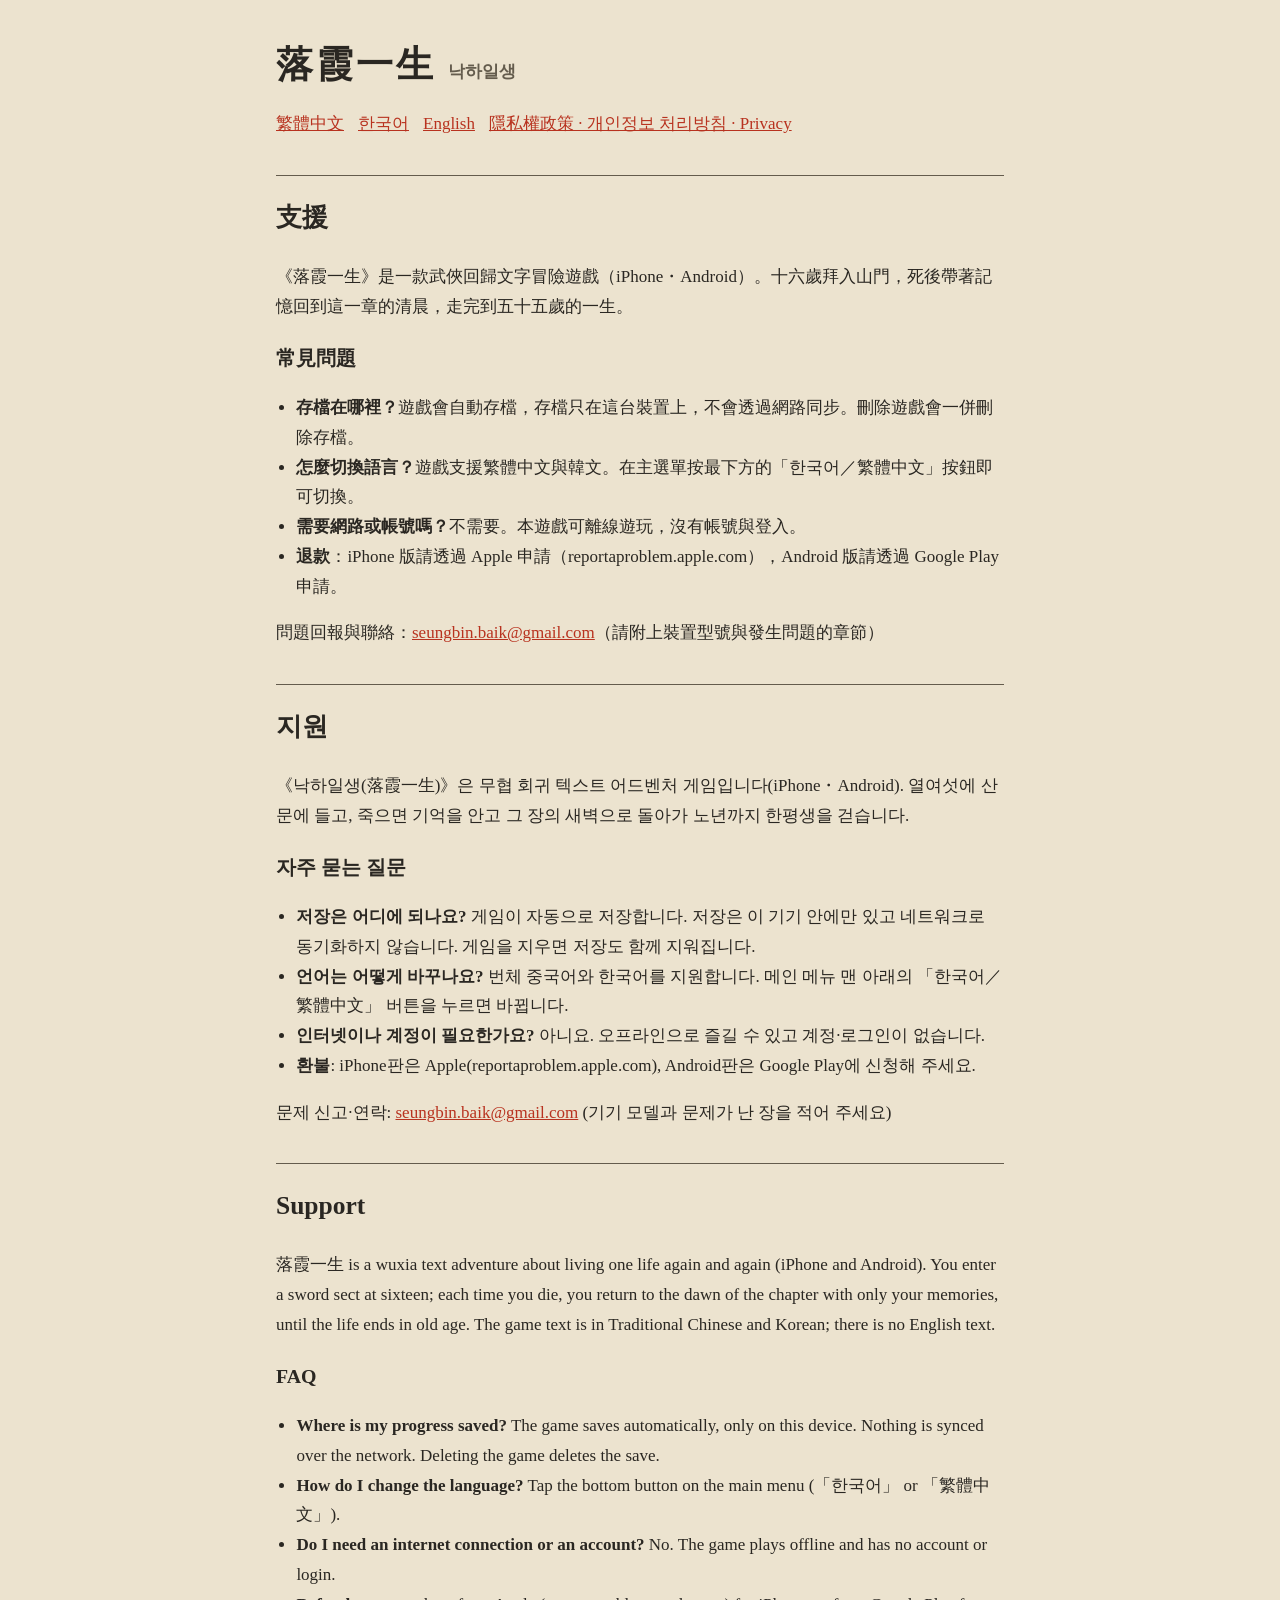
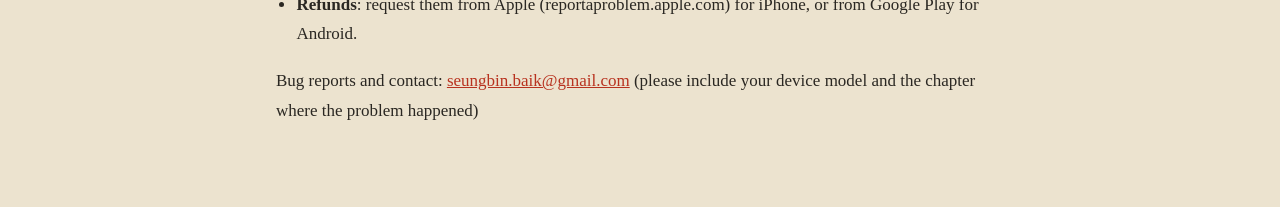
<file: index.html>
<!doctype html>
<html lang="zh-Hant">
<head>
<meta charset="utf-8">
<meta name="viewport" content="width=device-width, initial-scale=1">
<title>落霞一生 · 支援 · Support</title>
<link rel="stylesheet" href="style.css">
</head>
<body>
<main>
<h1>落霞一生 <small>낙하일생</small></h1>
<nav><a href="#zh">繁體中文</a><a href="#ko">한국어</a><a href="#en">English</a><a href="privacy.html">隱私權政策 · 개인정보 처리방침 · Privacy</a></nav>

<section id="zh" lang="zh-Hant">
<h2>支援</h2>
<p>《落霞一生》是一款武俠回歸文字冒險遊戲（iPhone・Android）。十六歲拜入山門，死後帶著記憶回到這一章的清晨，走完到五十五歲的一生。</p>
<h3>常見問題</h3>
<ul>
<li><b>存檔在哪裡？</b>遊戲會自動存檔，存檔只在這台裝置上，不會透過網路同步。刪除遊戲會一併刪除存檔。</li>
<li><b>怎麼切換語言？</b>遊戲支援繁體中文與韓文。在主選單按最下方的「한국어／繁體中文」按鈕即可切換。</li>
<li><b>需要網路或帳號嗎？</b>不需要。本遊戲可離線遊玩，沒有帳號與登入。</li>
<li><b>退款</b>：iPhone 版請透過 Apple 申請（reportaproblem.apple.com），Android 版請透過 Google Play 申請。</li>
</ul>
<p>問題回報與聯絡：<a href="mailto:seungbin.baik@gmail.com">seungbin.baik@gmail.com</a>（請附上裝置型號與發生問題的章節）</p>
</section>

<section id="ko" lang="ko">
<h2>지원</h2>
<p>《낙하일생(落霞一生)》은 무협 회귀 텍스트 어드벤처 게임입니다(iPhone・Android). 열여섯에 산문에 들고, 죽으면 기억을 안고 그 장의 새벽으로 돌아가 노년까지 한평생을 걷습니다.</p>
<h3>자주 묻는 질문</h3>
<ul>
<li><b>저장은 어디에 되나요?</b> 게임이 자동으로 저장합니다. 저장은 이 기기 안에만 있고 네트워크로 동기화하지 않습니다. 게임을 지우면 저장도 함께 지워집니다.</li>
<li><b>언어는 어떻게 바꾸나요?</b> 번체 중국어와 한국어를 지원합니다. 메인 메뉴 맨 아래의 「한국어／繁體中文」 버튼을 누르면 바뀝니다.</li>
<li><b>인터넷이나 계정이 필요한가요?</b> 아니요. 오프라인으로 즐길 수 있고 계정·로그인이 없습니다.</li>
<li><b>환불</b>: iPhone판은 Apple(reportaproblem.apple.com), Android판은 Google Play에 신청해 주세요.</li>
</ul>
<p>문제 신고·연락: <a href="mailto:seungbin.baik@gmail.com">seungbin.baik@gmail.com</a> (기기 모델과 문제가 난 장을 적어 주세요)</p>
</section>

<section id="en" lang="en">
<h2>Support</h2>
<p>落霞一生 is a wuxia text adventure about living one life again and again (iPhone and Android). You enter a sword sect at sixteen; each time you die, you return to the dawn of the chapter with only your memories, until the life ends in old age. The game text is in Traditional Chinese and Korean; there is no English text.</p>
<h3>FAQ</h3>
<ul>
<li><b>Where is my progress saved?</b> The game saves automatically, only on this device. Nothing is synced over the network. Deleting the game deletes the save.</li>
<li><b>How do I change the language?</b> Tap the bottom button on the main menu (「한국어」 or 「繁體中文」).</li>
<li><b>Do I need an internet connection or an account?</b> No. The game plays offline and has no account or login.</li>
<li><b>Refunds</b>: request them from Apple (reportaproblem.apple.com) for iPhone, or from Google Play for Android.</li>
</ul>
<p>Bug reports and contact: <a href="mailto:seungbin.baik@gmail.com">seungbin.baik@gmail.com</a> (please include your device model and the chapter where the problem happened)</p>
</section>
</main>
</body>
</html>
</file>
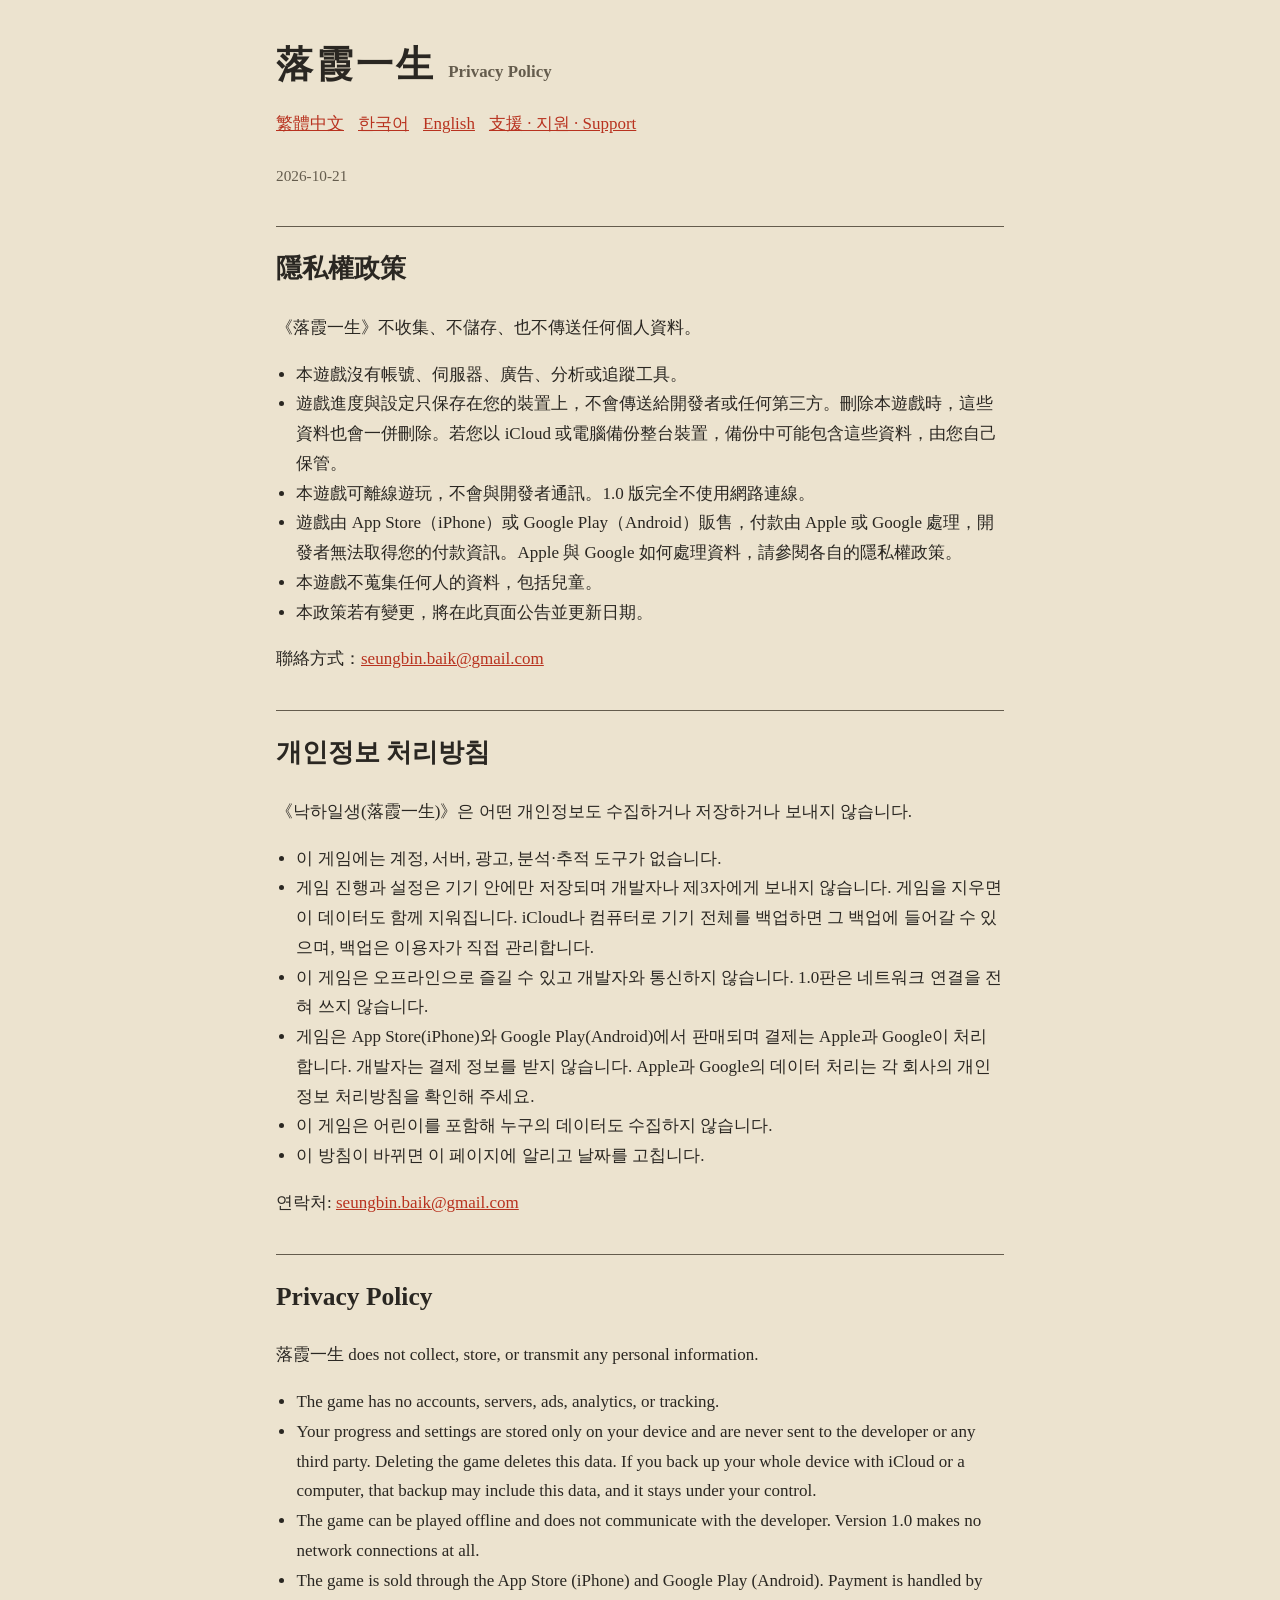
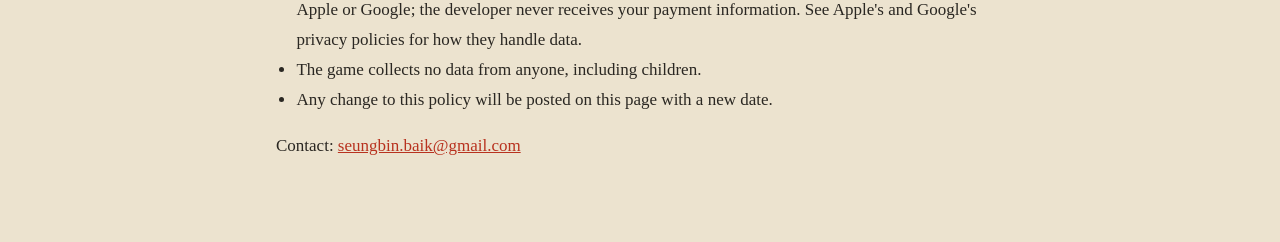
<file: privacy.html>
<!doctype html>
<html lang="zh-Hant">
<head>
<meta charset="utf-8">
<meta name="viewport" content="width=device-width, initial-scale=1">
<title>落霞一生 · 隱私權政策 · Privacy Policy</title>
<link rel="stylesheet" href="style.css">
</head>
<body>
<main>
<h1>落霞一生 <small>Privacy Policy</small></h1>
<nav><a href="#zh">繁體中文</a><a href="#ko">한국어</a><a href="#en">English</a><a href="index.html">支援 · 지원 · Support</a></nav>
<p class="date">2026-10-21</p>

<section id="zh" lang="zh-Hant">
<h2>隱私權政策</h2>
<p>《落霞一生》不收集、不儲存、也不傳送任何個人資料。</p>
<ul>
<li>本遊戲沒有帳號、伺服器、廣告、分析或追蹤工具。</li>
<li>遊戲進度與設定只保存在您的裝置上，不會傳送給開發者或任何第三方。刪除本遊戲時，這些資料也會一併刪除。若您以 iCloud 或電腦備份整台裝置，備份中可能包含這些資料，由您自己保管。</li>
<li>本遊戲可離線遊玩，不會與開發者通訊。1.0 版完全不使用網路連線。</li>
<li>遊戲由 App Store（iPhone）或 Google Play（Android）販售，付款由 Apple 或 Google 處理，開發者無法取得您的付款資訊。Apple 與 Google 如何處理資料，請參閱各自的隱私權政策。</li>
<li>本遊戲不蒐集任何人的資料，包括兒童。</li>
<li>本政策若有變更，將在此頁面公告並更新日期。</li>
</ul>
<p>聯絡方式：<a href="mailto:seungbin.baik@gmail.com">seungbin.baik@gmail.com</a></p>
</section>

<section id="ko" lang="ko">
<h2>개인정보 처리방침</h2>
<p>《낙하일생(落霞一生)》은 어떤 개인정보도 수집하거나 저장하거나 보내지 않습니다.</p>
<ul>
<li>이 게임에는 계정, 서버, 광고, 분석·추적 도구가 없습니다.</li>
<li>게임 진행과 설정은 기기 안에만 저장되며 개발자나 제3자에게 보내지 않습니다. 게임을 지우면 이 데이터도 함께 지워집니다. iCloud나 컴퓨터로 기기 전체를 백업하면 그 백업에 들어갈 수 있으며, 백업은 이용자가 직접 관리합니다.</li>
<li>이 게임은 오프라인으로 즐길 수 있고 개발자와 통신하지 않습니다. 1.0판은 네트워크 연결을 전혀 쓰지 않습니다.</li>
<li>게임은 App Store(iPhone)와 Google Play(Android)에서 판매되며 결제는 Apple과 Google이 처리합니다. 개발자는 결제 정보를 받지 않습니다. Apple과 Google의 데이터 처리는 각 회사의 개인정보 처리방침을 확인해 주세요.</li>
<li>이 게임은 어린이를 포함해 누구의 데이터도 수집하지 않습니다.</li>
<li>이 방침이 바뀌면 이 페이지에 알리고 날짜를 고칩니다.</li>
</ul>
<p>연락처: <a href="mailto:seungbin.baik@gmail.com">seungbin.baik@gmail.com</a></p>
</section>

<section id="en" lang="en">
<h2>Privacy Policy</h2>
<p>落霞一生 does not collect, store, or transmit any personal information.</p>
<ul>
<li>The game has no accounts, servers, ads, analytics, or tracking.</li>
<li>Your progress and settings are stored only on your device and are never sent to the developer or any third party. Deleting the game deletes this data. If you back up your whole device with iCloud or a computer, that backup may include this data, and it stays under your control.</li>
<li>The game can be played offline and does not communicate with the developer. Version 1.0 makes no network connections at all.</li>
<li>The game is sold through the App Store (iPhone) and Google Play (Android). Payment is handled by Apple or Google; the developer never receives your payment information. See Apple's and Google's privacy policies for how they handle data.</li>
<li>The game collects no data from anyone, including children.</li>
<li>Any change to this policy will be posted on this page with a new date.</li>
</ul>
<p>Contact: <a href="mailto:seungbin.baik@gmail.com">seungbin.baik@gmail.com</a></p>
</section>
</main>
</body>
</html>
</file>
<file: style.css>
:root { --ink: #2a2722; --paper: #ece3cf; --red: #b8321f; --muted: #645c4d; }
@media (prefers-color-scheme: dark) { :root { --ink: #ece4d4; --paper: #1d1a16; --red: #e0705f; --muted: #a59a8d; } }
* { box-sizing: border-box; }
body { margin: 0; background: var(--paper); color: var(--ink); font: 17px/1.75 "Noto Serif TC", "Noto Serif KR", "PMingLiU", serif; }
main { max-width: 760px; margin: 0 auto; padding: 32px 16px 64px; }
h1 { font-size: 2.2em; margin: 0 0 4px; letter-spacing: .08em; }
h1 small { font-size: .45em; color: var(--muted); letter-spacing: 0; }
h2 { border-top: 1px solid var(--muted); padding-top: 20px; margin-top: 36px; }
h3 { margin-bottom: 4px; }
a { color: var(--red); }
nav { margin: 12px 0 24px; display: flex; gap: 14px; flex-wrap: wrap; }
.date { font-size: .9em; color: var(--muted); }
ul { padding-left: 1.2em; }
</file>
